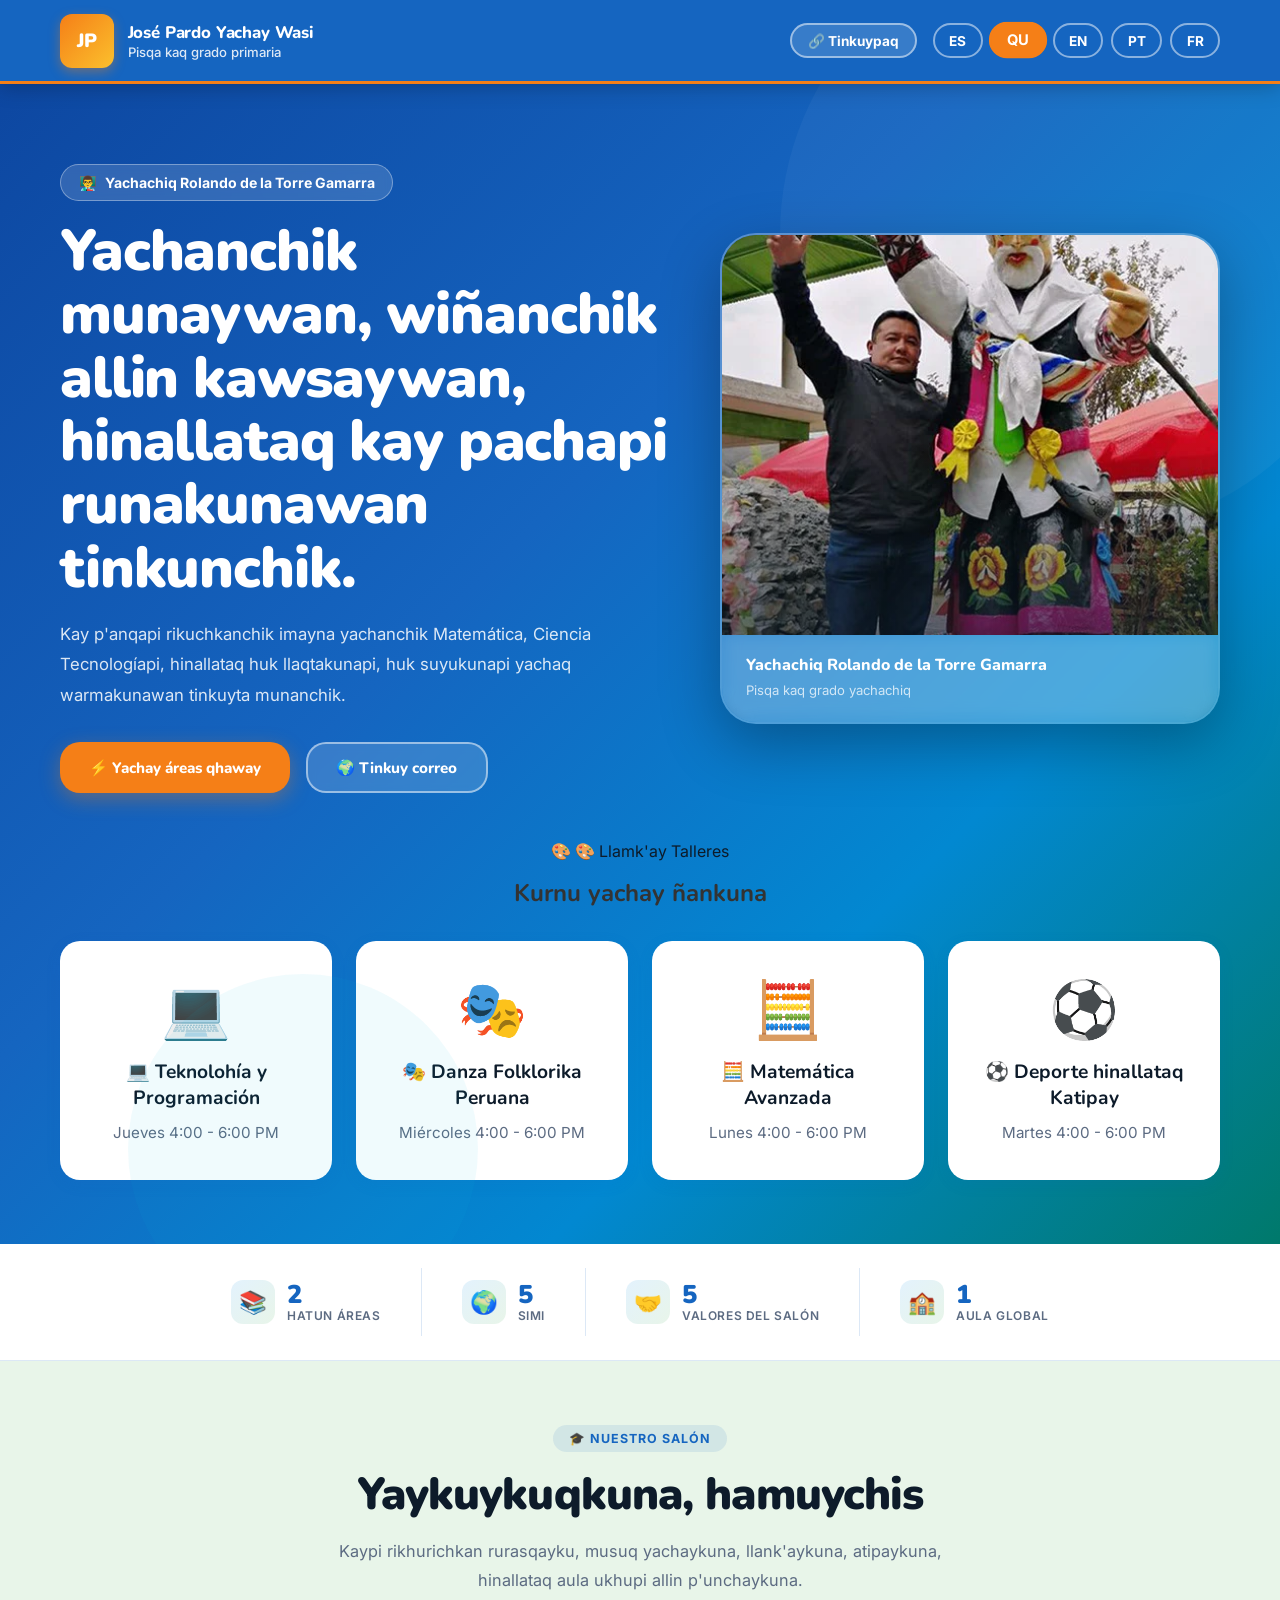
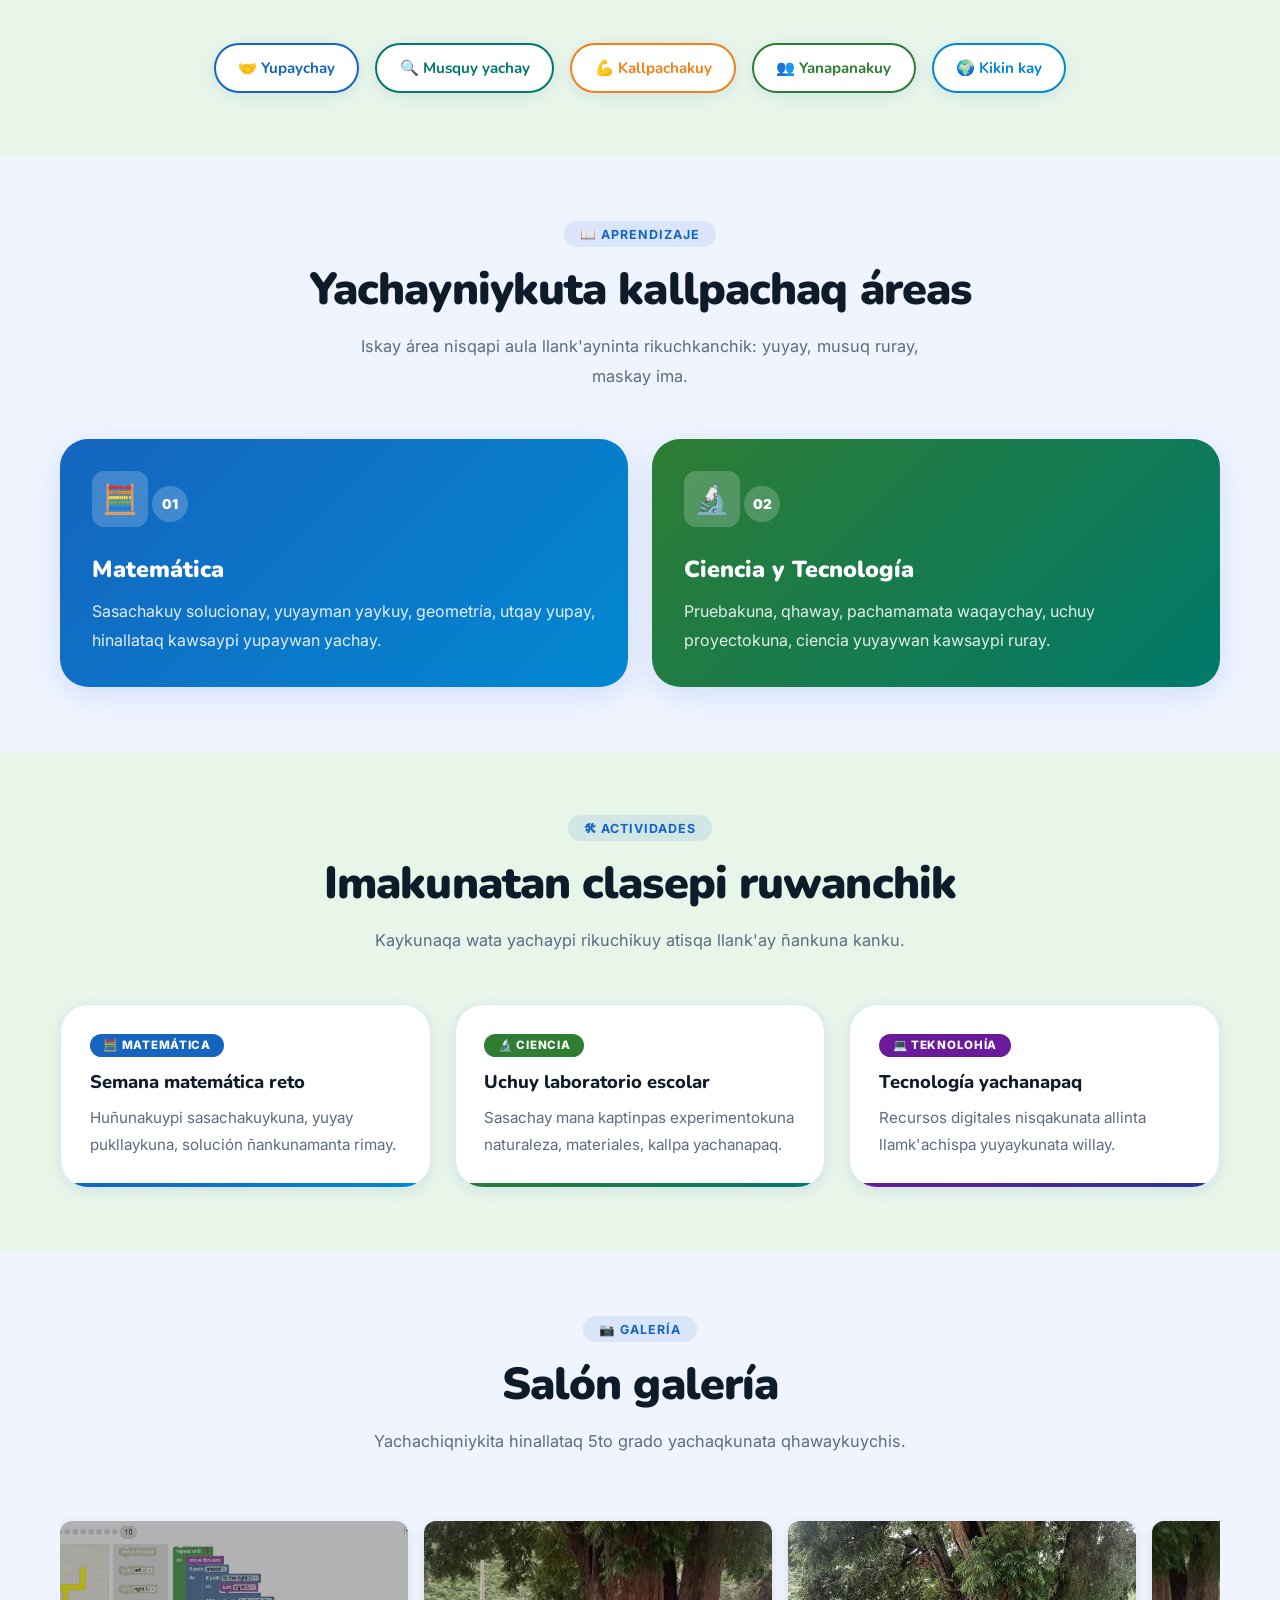
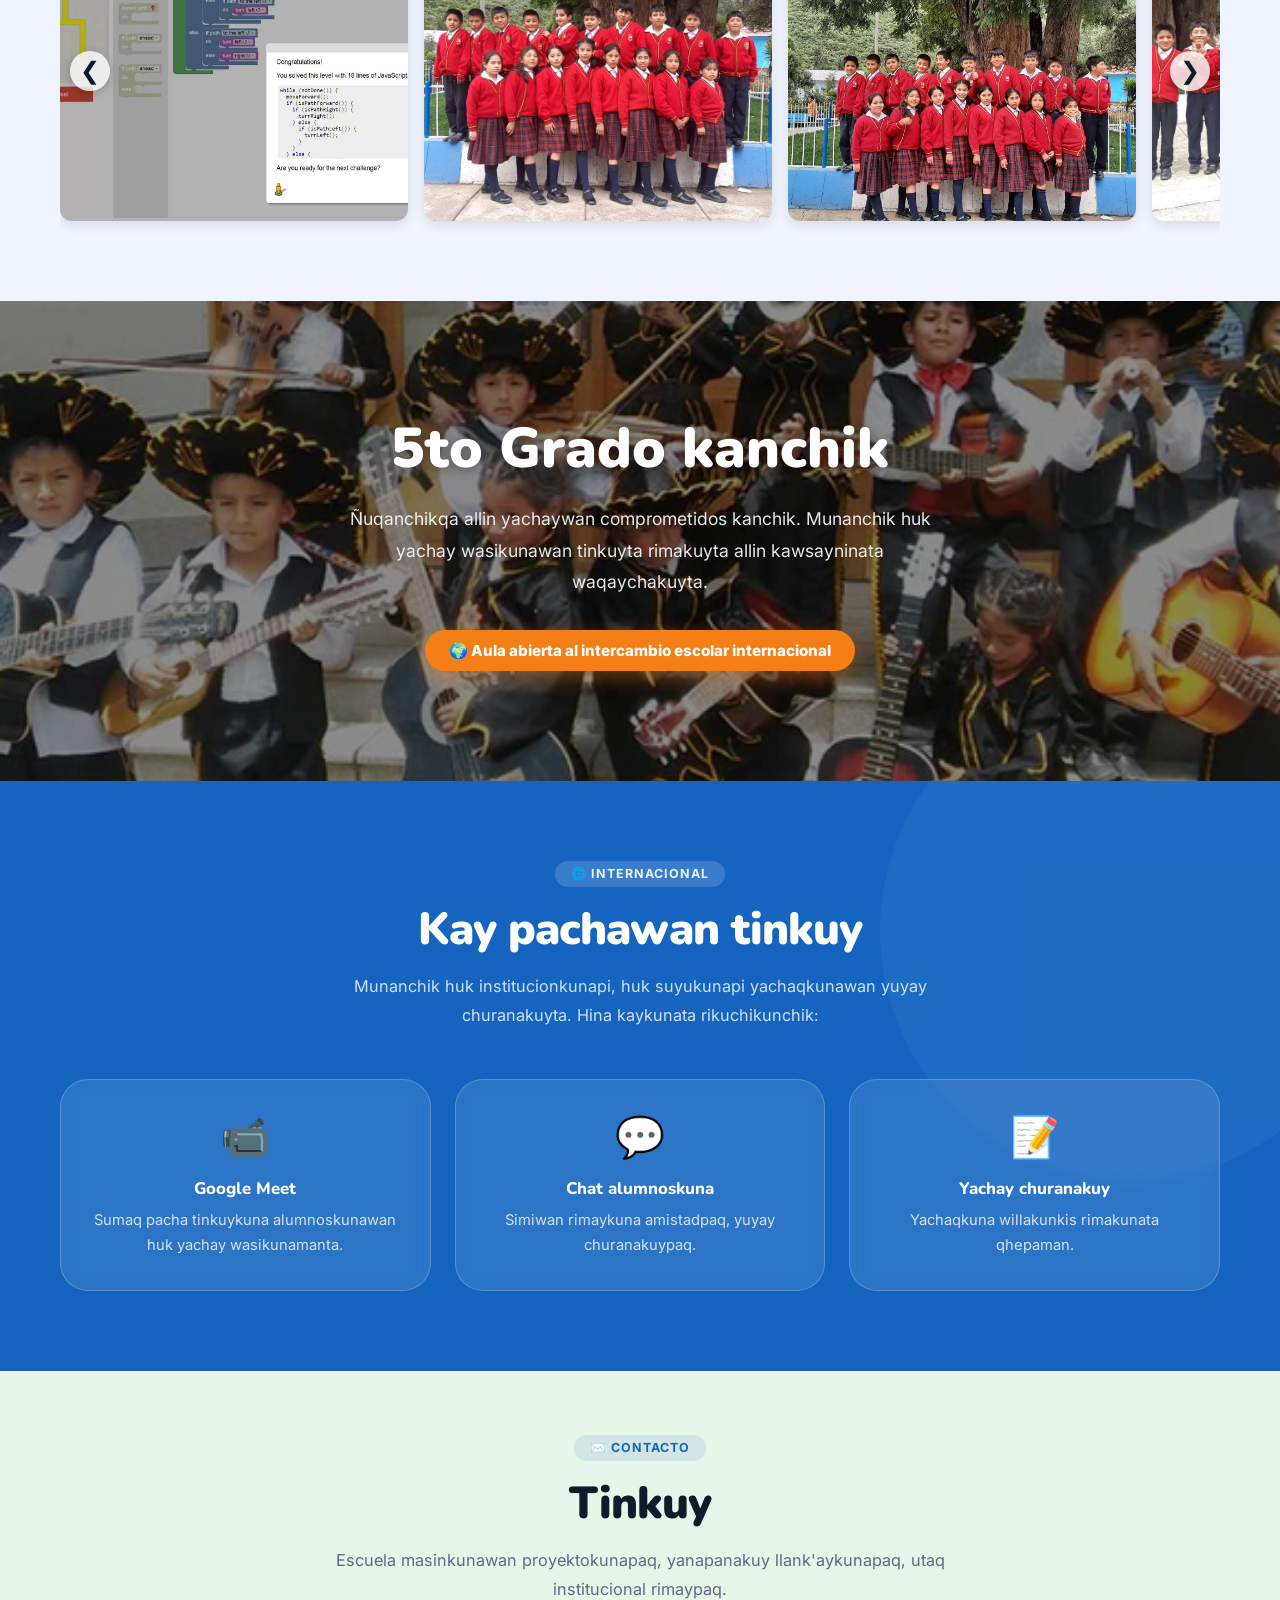
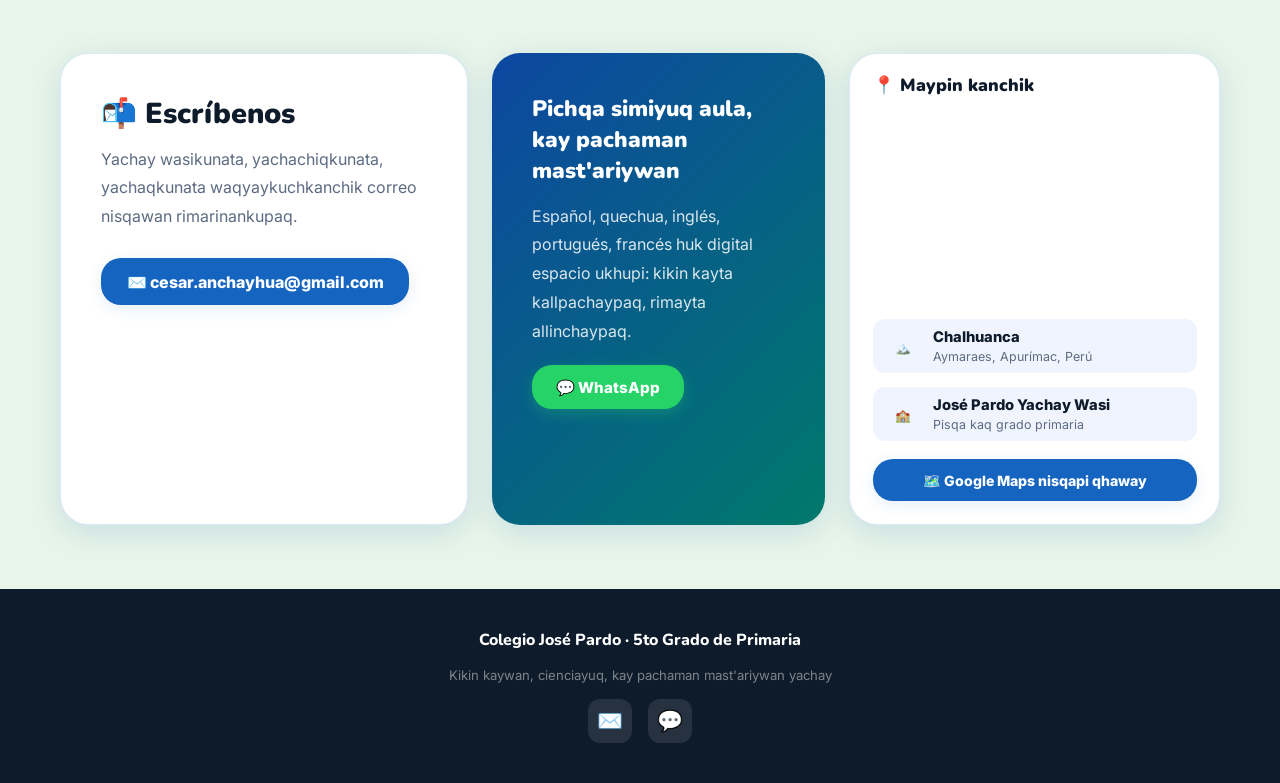
<file: index.html>
<!DOCTYPE html>
<html lang="es">

<head>
  <meta charset="UTF-8" />
  <meta name="viewport" content="width=device-width, initial-scale=1.0" />
  <meta name="description"
    content="Página web del 5to grado de primaria del Colegio José Pardo – Aprendizaje con identidad, ciencia y proyección global." />
  <title>5to Grado – Colegio José Pardo</title>
  <link rel="preconnect" href="https://fonts.googleapis.com">
  <link rel="preconnect" href="https://fonts.gstatic.com" crossorigin>
  <link
    href="https://fonts.googleapis.com/css2?family=Nunito:wght@400;600;700;800;900&family=Inter:wght@400;500;600;700&display=swap"
    rel="stylesheet">
  <link rel="stylesheet" href="css/style.css" />
</head>

<body>

  <!-- ====== HEADER ====== -->
  <header class="site-header">
    <div class="container nav">
      <div class="brand">
        <div class="brand-mark">JP</div>
        <div>
          <h1 id="schoolName">Colegio José Pardo</h1>
          <p id="gradeLevel">5to grado de primaria</p>
        </div>
      </div>
      <div class="header-controls">
        <div class="dropdown">
          <button class="dropdown-btn" id="linksMenuBtn">🔗 Enlaces</button>
          <div class="dropdown-content">
            <a href="https://club-steam-chalhuanca.vercel.app/" target="_blank" rel="noopener" id="linkSteam">Club Robótica STEAM</a>
            <a href="https://josepardochalhuanca.com/" target="_blank" rel="noopener" id="linkSchool">Sitio Institucional</a>
            <a href="https://www.peru.travel/es" target="_blank" rel="noopener" id="linkPeru">Conoce el Perú</a>
          </div>
        </div>
        <div class="language-switcher" aria-label="Selector de idioma">
          <button class="lang-btn" data-lang="es">ES</button>
          <button class="lang-btn active" data-lang="qu">QU</button>
          <button class="lang-btn" data-lang="en">EN</button>
          <button class="lang-btn" data-lang="pt">PT</button>
          <button class="lang-btn" data-lang="fr">FR</button>
        </div>
      </div>
    </div>
  </header>

  <main>

    <!-- ====== HERO con foto del PROFESOR ====== -->
    <section class="hero">
      <div class="container hero-grid">

        <!-- Texto izquierda -->
        <div class="hero-text">
          <div class="pill" id="teacherName">Profesor Rolando de la Torre Gamarra</div>
          <h2 id="heroTitle">
            Aprendemos con <span class="hero-highlight">curiosidad</span>,<br>
            crecemos con <span class="hero-highlight">valores</span><br>
            y nos conectamos con el mundo.
          </h2>
          <p id="heroDescription">
            Este espacio presenta los proyectos, actividades y experiencias de aprendizaje de nuestro salón en
            Matemáticas, Ciencia y Tecnología. También abre una puerta para conectar con estudiantes de otras
            instituciones del Perú y del mundo.
          </p>
          <div class="hero-actions">
            <a href="#areas" class="btn btn-primary" id="btnExplore">⚡ Explorar áreas</a>
            <a href="#contacto" class="btn btn-secondary" id="btnContact">🌍 Contacto internacional</a>
          </div>
        </div>

        <!-- Foto del profesor -->
        <div>
          <figure class="hero-teacher-card" style="margin:0;">
            <div class="gallery-card-img-wrap">
              <img src="fotos/profesor.png" alt="Profesor Rolando de la Torre Gamarra" />
              <div class="gallery-card-overlay"></div>
            </div>
            <div class="hero-teacher-info">
              <h3 id="teacherCardName">Profesor Rolando de la Torre Gamarra</h3>
              <p id="welcomeLabel">Docente de 5to grado de primaria</p>
            </div>
          </figure>
        </div>

      </div>

      <!-- ====== TALLERES SECTION ====== -->
      <div class="container" style="margin-top: 3rem;">
        <div style="text-align: center; margin-bottom: 2rem;">
          <span class="tag">🎨 <span id="workshopsTitle">Talleres Especiales</span></span>
          <h3 id="workshopsMainTitle" style="font-size: 1.5rem; margin: 1rem 0; color: #333;">Actividades
            extracurriculares</h3>
        </div>
        <div class="workshops-cards" id="workshopsCardsContainer"></div>
      </div>

    </section>

    <!-- ====== STATS STRIP ====== -->
    <div class="stats-strip">
      <div class="container">
        <div class="stats-row">
          <div class="stat-item">
            <div class="stat-icon">📚</div>
            <div>
              <span class="stat-num">2</span>
              <span class="stat-lbl" id="areasLabel">Áreas clave</span>
            </div>
          </div>
          <div class="stat-item">
            <div class="stat-icon">🌍</div>
            <div>
              <span class="stat-num">5</span>
              <span class="stat-lbl" id="languagesLabel">Idiomas</span>
            </div>
          </div>
          <div class="stat-item">
            <div class="stat-icon">🤝</div>
            <div>
              <span class="stat-num">5</span>
              <span class="stat-lbl">Valores del salón</span>
            </div>
          </div>
          <div class="stat-item">
            <div class="stat-icon">🏫</div>
            <div>
              <span class="stat-num">1</span>
              <span class="stat-lbl">Aula global</span>
            </div>
          </div>
        </div>
      </div>
    </div>

    <!-- ====== BIENVENIDA + VALORES ====== -->
    <section class="section intro section-alt">
      <div class="container">
        <div class="section-heading">
          <span class="tag">🎓 Nuestro salón</span>
          <h2 id="welcomeTitle">Bienvenidos a nuestro salón</h2>
          <p id="welcomeText">
            Aquí compartimos trabajos, experimentos, retos, logros y momentos importantes del aula. La meta es mostrar
            cómo aprendemos, cómo pensamos y cómo colaboramos.
          </p>
        </div>
        <div class="values-grid" id="valuesGrid"></div>
      </div>
    </section>

    <!-- ====== ÁREAS DE APRENDIZAJE ====== -->
    <section class="section" id="areas">
      <div class="container">
        <div class="section-heading">
          <span class="tag">📖 Aprendizaje</span>
          <h2 id="subjectsTitle">Áreas que impulsan nuestro aprendizaje</h2>
          <p id="subjectsSubtitle">Mostramos el trabajo del aula en dos áreas fundamentales para el pensamiento, la
            creatividad y la exploración.</p>
        </div>
        <div class="subject-grid">
          <article class="subject-card">
            <div class="subject-icon">🧮</div>
            <span class="subject-number">01</span>
            <h3 id="mathTitle">Matemáticas</h3>
            <p id="mathDesc">Resolución de problemas, razonamiento lógico, geometría, cálculo mental y actividades
              prácticas para comprender el mundo con números.</p>
          </article>
          <article class="subject-card">
            <div class="subject-icon">🔬</div>
            <span class="subject-number">02</span>
            <h3 id="scienceTitle">Ciencia y Tecnología</h3>
            <p id="scienceDesc">Experimentos, observación, cuidado del ambiente, pequeños proyectos tecnológicos y
              curiosidad científica aplicada a la vida diaria.</p>
          </article>
        </div>
      </div>
    </section>

    <!-- ====== PROYECTOS ====== -->
    <section class="section section-alt">
      <div class="container">
        <div class="section-heading">
          <span class="tag">🛠 Actividades</span>
          <h2 id="projectsTitle">Lo que hacemos en clase</h2>
          <p id="projectsSubtitle">Estas son algunas líneas de trabajo que pueden destacarse durante el año escolar.</p>
        </div>
        <div class="projects-grid" id="projectsGrid"></div>
      </div>
    </section>

    <!-- ====== GALERÍA DEL SALÓN — fotos reales ====== -->
    <section class="section gallery-section">
      <div class="container">
        <div class="section-heading">
          <span class="tag">📷 Galería</span>
          <h2 id="galleryTitle">Galería del salón</h2>
          <p id="galleryNote">Conoce a nuestro profesor y a los estudiantes del 5to grado del Colegio José Pardo.</p>
        </div>
        <div class="gallery-carousel-wrapper">
          <button class="carousel-btn prev-btn" id="galleryPrev" aria-label="Anterior">&#10094;</button>
          <div class="gallery-carousel" id="galleryCarousel">
            <!-- Images will be injected here by JS -->
          </div>
          <button class="carousel-btn next-btn" id="galleryNext" aria-label="Siguiente">&#10095;</button>
        </div>
      </div>
    </section>

    <!-- ====== FOTO GRUPO — SECCIÓN INMERSIVA ====== -->
    <section class="group-section">
      <div class="group-bg">
        <img src="fotos/grupo.png" alt="Grupo del 5to grado Colegio José Pardo" />
      </div>
      <div class="group-content container">
        <h2 id="groupSectionTitle">Somos el 5to grado</h2>
        <p id="groupSectionText">Un aula comprometida con el aprendizaje de calidad. Nos encanta colaborar con otras
          escuelas del mundo para intercambiar experiencias y crecer juntos.</p>
        <span class="group-badge">🌍 Aula abierta al intercambio escolar internacional</span>
      </div>
    </section>

    <!-- ====== CONEXIÓN GLOBAL ====== -->
    <section class="global-section" id="global">
      <div class="container">
        <div class="section-heading">
          <span class="tag">🌐 Internacional</span>
          <h2 id="globalTitle">Conexión con el mundo</h2>
          <p id="globalText">Queremos compartir experiencias con estudiantes de otras instituciones y países,
            intercambiar ideas, mostrar nuestra cultura y aprender de otras realidades educativas.</p>
        </div>
        <div class="global-grid" id="globalGrid"></div>
      </div>
    </section>

    <!-- ====== CONTACTO ====== -->
    <section class="section contact-section" id="contacto">
      <div class="container">
        <div class="section-heading">
          <span class="tag">✉️ Contacto</span>
          <h2 id="contactTitle">Contáctanos</h2>
          <p id="contactText">Para proyectos de intercambio escolar, actividades colaborativas o comunicación
            institucional.</p>
        </div>
        <div class="contact-grid contact-grid-3">
          <div class="contact-card">
            <h2>📬 Escríbenos</h2>
            <p id="contactInvite">Invitamos a escuelas, docentes y estudiantes a contactarnos para iniciativas
              educativas, presentaciones del aula y actividades de intercambio internacional.</p>
            <a class="email-link" href="mailto:cesar.anchayhua@gmail.com">✉️ cesar.anchayhua@gmail.com</a>
          </div>

          <div class="contact-card highlight">
            <h3 id="highlightTitle">Aula multilingüe con proyección global</h3>
            <p id="highlightText">Español, quechua e inglés en un mismo espacio digital para fortalecer identidad,
              comunicación y apertura internacional.</p>
            <a href="https://wa.me/51902749344" class="whatsapp-btn" target="_blank" rel="noopener">
              💬 WhatsApp
            </a>
          </div>

          <!-- ====== UBICACIÓN con Google Maps ====== -->
          <div class="contact-card location-card">
            <h3 id="locationTitle">📍 Dónde nos encontramos</h3>
            <div class="location-map-wrap">
              <iframe title="Chalhuanca, Aymaraes, Apurímac – Mapa"
                src="https://maps.google.com/maps?q=Chalhuanca,Aymaraes,Apurimac,Peru&output=embed&z=14" width="100%"
                height="200" style="border:0; border-radius: 12px;" allowfullscreen="" loading="lazy"
                referrerpolicy="no-referrer-when-downgrade">
              </iframe>
            </div>
            <div class="location-info">
              <div class="location-row">
                <span class="location-icon">🏔️</span>
                <div>
                  <strong id="locationCity">Chalhuanca</strong>
                  <span id="locationRegion">Aymaraes, Apurímac, Perú</span>
                </div>
              </div>
              <div class="location-row">
                <span class="location-icon">🏫</span>
                <div>
                  <strong id="locationSchool">Colegio José Pardo</strong>
                  <span id="locationGrade">5to Grado de Primaria</span>
                </div>
              </div>
              <a href="https://maps.google.com/?q=Chalhuanca,Aymaraes,Apurimac,Peru" class="maps-btn" target="_blank"
                rel="noopener" id="locationMapBtn">
                🗺️ Abrir en Google Maps
              </a>
            </div>
          </div>

        </div>
      </div>
    </section>

  </main>

  <!-- ====== FOOTER ====== -->
  <footer class="site-footer">
    <div class="container footer-inner">
      <div class="footer-brand">Colegio José Pardo · 5to Grado de Primaria</div>
      <p class="footer-sub" id="footerText">Educación con identidad, ciencia y proyección global</p>
      <div class="footer-icons">
        <a href="mailto:cesar.anchayhua@gmail.com" class="footer-icon-link" title="Correo electrónico"
          aria-label="Email">✉️</a>
        <a href="https://wa.me/51902749344" class="footer-icon-link" title="WhatsApp" aria-label="WhatsApp"
          target="_blank" rel="noopener">💬</a>
      </div>
    </div>
  </footer>

  <script src="js/main.js"></script>
</body>

</html>
</file>
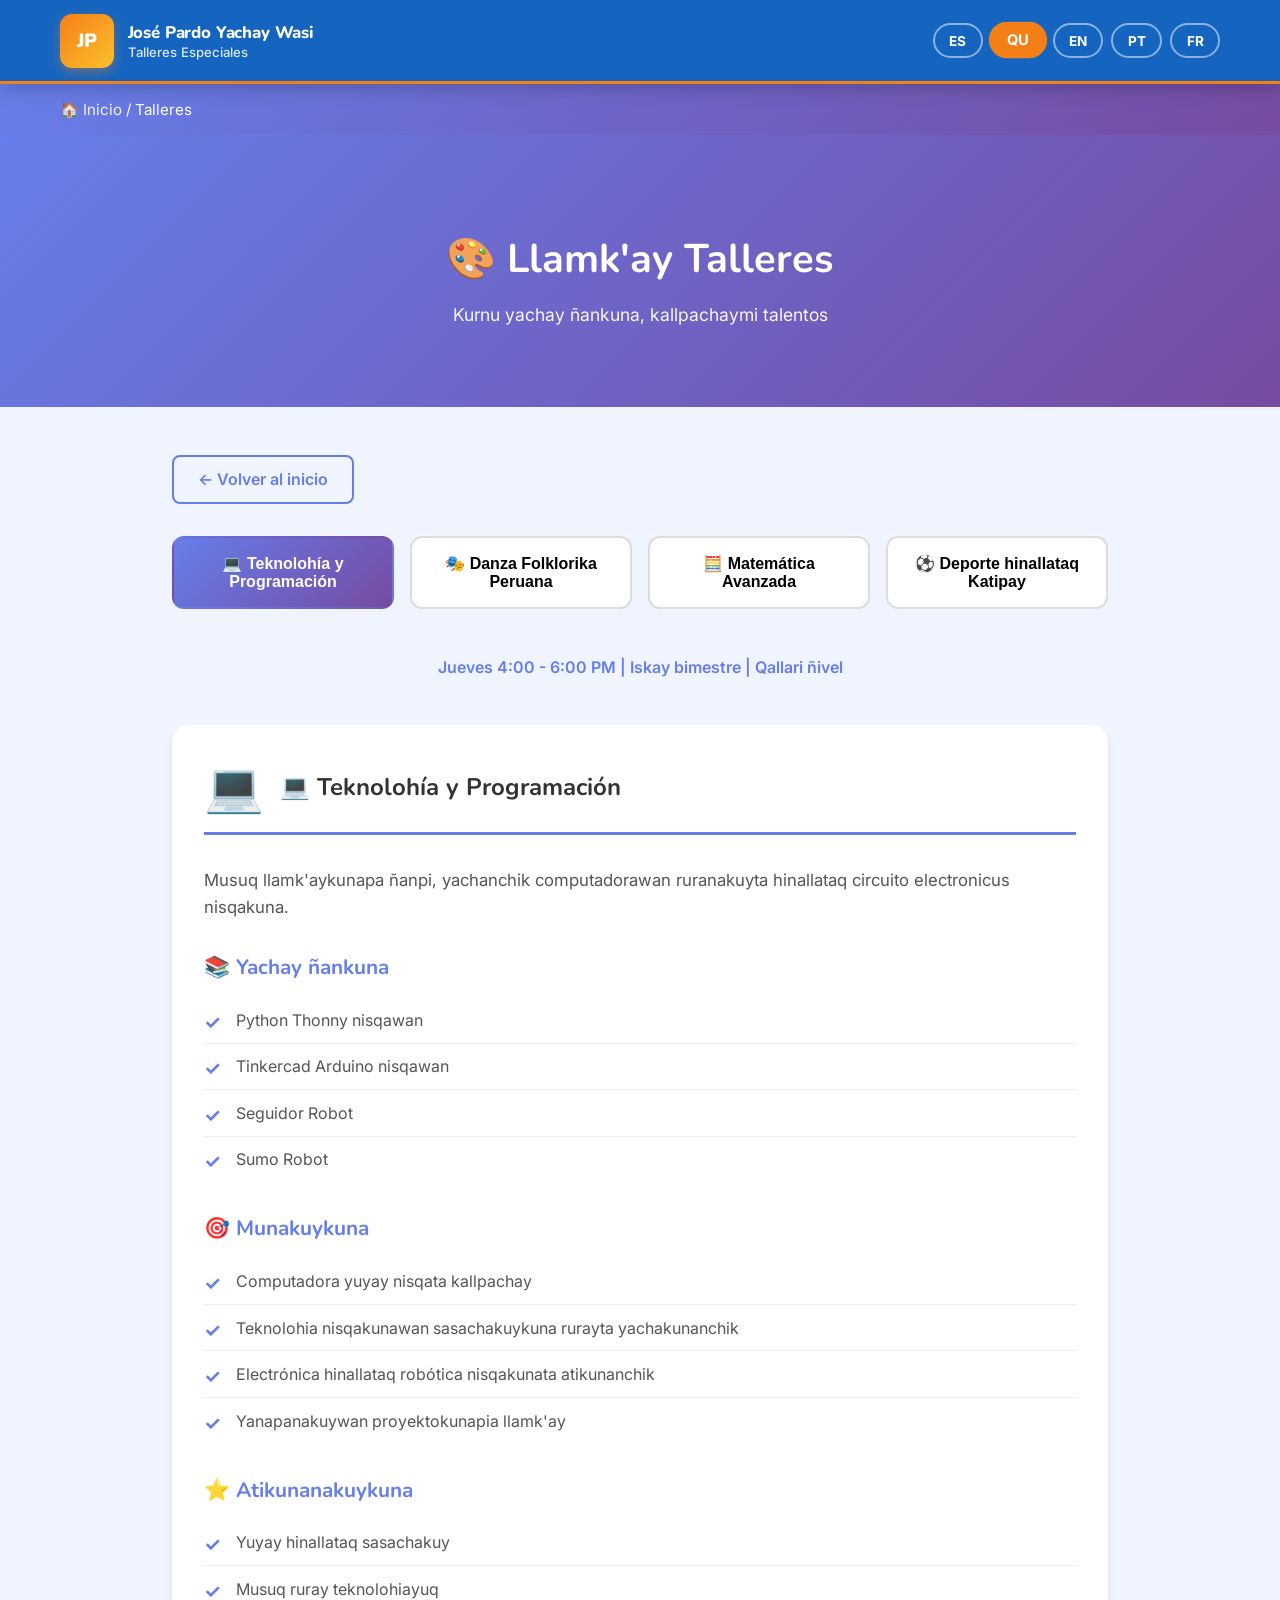
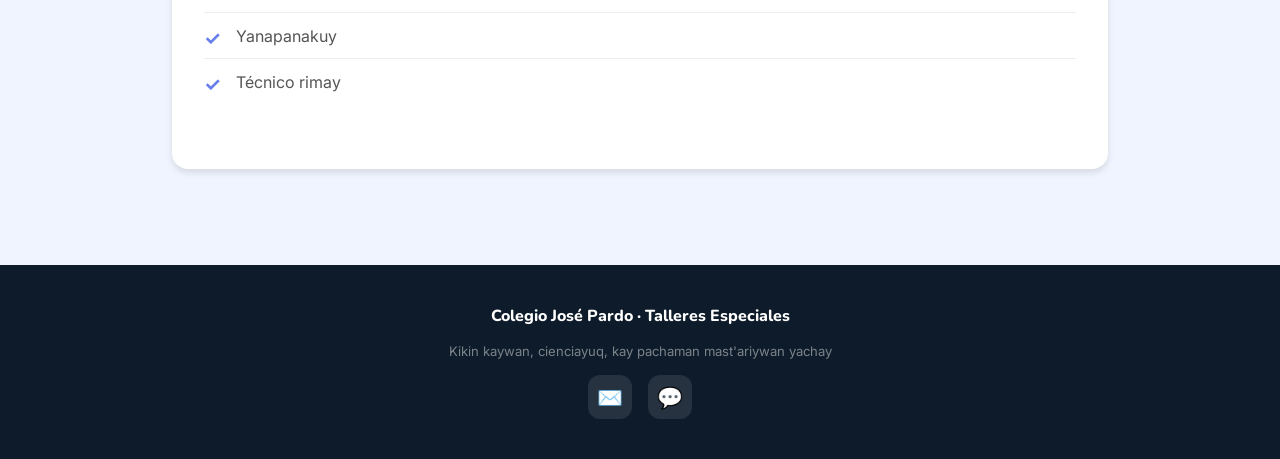
<file: workshops.html>
<!DOCTYPE html>
<html lang="es">
<head>
  <meta charset="UTF-8" />
  <meta name="viewport" content="width=device-width, initial-scale=1.0" />
  <meta name="description" content="Talleres especiales del 5to grado de primaria del Colegio José Pardo" />
  <title>Talleres Especiales – Colegio José Pardo</title>
  <link rel="preconnect" href="https://fonts.googleapis.com">
  <link rel="preconnect" href="https://fonts.gstatic.com" crossorigin>
  <link href="https://fonts.googleapis.com/css2?family=Nunito:wght@400;600;700;800;900&family=Inter:wght@400;500;600;700&display=swap" rel="stylesheet">
  <link rel="stylesheet" href="css/style.css" />
  <style>
    .breadcrumb {
      background: linear-gradient(135deg, #667eea 0%, #764ba2 100%);
      color: white;
      padding: 1rem;
      font-size: 0.95rem;
    }
    .breadcrumb a {
      color: rgba(255,255,255,0.9);
      text-decoration: none;
    }
    .breadcrumb a:hover {
      text-decoration: underline;
    }

    .workshops-hero {
      background: linear-gradient(135deg, #667eea 0%, #764ba2 100%);
      color: white;
      padding: 4rem 2rem;
      text-align: center;
    }
    .workshops-hero h1 {
      font-size: 2.5rem;
      margin-bottom: 0.5rem;
    }
    .workshops-hero p {
      font-size: 1.1rem;
      opacity: 0.95;
    }

    .workshops-container {
      max-width: 1000px;
      margin: 0 auto;
      padding: 3rem 2rem;
    }

    .tabs-wrapper {
      margin-bottom: 3rem;
    }

    .tabs-nav {
      display: grid;
      grid-template-columns: repeat(auto-fit, minmax(180px, 1fr));
      gap: 1rem;
      margin-bottom: 2rem;
    }

    .tab-btn {
      padding: 1rem;
      border: 2px solid #ddd;
      background: white;
      border-radius: 12px;
      cursor: pointer;
      font-size: 1rem;
      font-weight: 600;
      transition: all 0.3s ease;
      text-align: center;
    }

    .tab-btn:hover {
      border-color: #667eea;
      color: #667eea;
    }

    .tab-btn.active {
      background: linear-gradient(135deg, #667eea 0%, #764ba2 100%);
      color: white;
      border-color: transparent;
    }

    .tab-content {
      background: white;
      border-radius: 16px;
      padding: 2rem;
      box-shadow: 0 4px 6px rgba(0,0,0,0.1);
      animation: fadeIn 0.3s ease;
    }

    @keyframes fadeIn {
      from { opacity: 0; transform: translateY(10px); }
      to { opacity: 1; transform: translateY(0); }
    }

    .workshop-header {
      display: flex;
      align-items: center;
      gap: 1rem;
      margin-bottom: 2rem;
      padding-bottom: 1rem;
      border-bottom: 3px solid #667eea;
    }

    .workshop-icon {
      font-size: 3rem;
    }

    .workshop-header h2 {
      margin: 0;
      color: #333;
    }

    .workshop-description {
      font-size: 1.05rem;
      color: #555;
      line-height: 1.6;
      margin-bottom: 2rem;
    }

    .workshop-schedule {
      background: #f0f4ff;
      padding: 1rem;
      border-radius: 8px;
      margin-bottom: 2rem;
      text-align: center;
      font-weight: 600;
      color: #667eea;
    }

    .workshop-section {
      margin-bottom: 2rem;
    }

    .workshop-section h3 {
      color: #667eea;
      font-size: 1.3rem;
      margin-bottom: 1rem;
      display: flex;
      align-items: center;
      gap: 0.5rem;
    }

    .workshop-list {
      list-style: none;
      padding: 0;
    }

    .workshop-list li {
      padding: 0.8rem 0 0.8rem 2rem;
      border-bottom: 1px solid #eee;
      position: relative;
      color: #555;
    }

    .workshop-list li:last-child {
      border-bottom: none;
    }

    .workshop-list li:before {
      content: "✓";
      position: absolute;
      left: 0;
      color: #667eea;
      font-weight: bold;
      font-size: 1.2rem;
    }

    .back-button {
      display: inline-flex;
      align-items: center;
      gap: 0.5rem;
      margin-bottom: 2rem;
      padding: 0.8rem 1.5rem;
      background: #f0f4ff;
      border: 2px solid #667eea;
      color: #667eea;
      border-radius: 8px;
      text-decoration: none;
      font-weight: 600;
      transition: all 0.3s ease;
    }

    .back-button:hover {
      background: #667eea;
      color: white;
    }

    @media (max-width: 768px) {
      .workshops-hero h1 {
        font-size: 2rem;
      }
      .tabs-nav {
        grid-template-columns: 1fr;
      }
    }
  </style>
</head>
<body>

  <!-- ====== HEADER ====== -->
  <header class="site-header">
    <div class="container nav">
      <div class="brand">
        <div class="brand-mark">JP</div>
        <div>
          <h1 id="schoolName">Colegio José Pardo</h1>
          <p id="workshopsLabel">Talleres Especiales</p>
        </div>
      </div>
      <div class="language-switcher" aria-label="Selector de idioma">
        <button class="lang-btn" data-lang="es">ES</button>
        <button class="lang-btn active" data-lang="qu">QU</button>
        <button class="lang-btn" data-lang="en">EN</button>
        <button class="lang-btn" data-lang="pt">PT</button>
        <button class="lang-btn" data-lang="fr">FR</button>
      </div>
    </div>
  </header>

  <main>
    <!-- ====== BREADCRUMB ====== -->
    <div class="breadcrumb">
      <div class="container">
        <a href="index.html" id="breadcrumbHome">🏠 Inicio</a> / <span id="breadcrumbWorkshops">Talleres</span>
      </div>
    </div>

    <!-- ====== HERO ====== -->
    <section class="workshops-hero">
      <h1 id="workshopsTitle">🎨 Talleres Especiales</h1>
      <p id="workshopsSubtitle">Actividades extracurriculares para potenciar habilidades y pasiones</p>
    </section>

    <!-- ====== TALLERES CONTENT ====== -->
    <div class="workshops-container">
      <a href="index.html" class="back-button" id="backButton">← Volver al inicio</a>

      <div class="tabs-wrapper">
        <!-- Tabs Navigation -->
        <div class="tabs-nav" id="tabsNav"></div>

        <!-- Tab Content -->
        <div class="workshop-schedule" id="workshopSchedule">Dos bimestres | Nivel Principiante</div>
        <div class="tab-content" id="tabContent"></div>
      </div>
    </div>

  </main>

  <!-- ====== FOOTER ====== -->
  <footer class="site-footer">
    <div class="container footer-inner">
      <div class="footer-brand">Colegio José Pardo · Talleres Especiales</div>
      <p class="footer-sub" id="footerText">Educación con identidad, ciencia y proyección global</p>
      <div class="footer-icons">
        <a href="mailto:cesar.anchayhua@gmail.com" class="footer-icon-link" title="Correo electrónico" aria-label="Email">✉️</a>
        <a href="https://wa.me/51902749344" class="footer-icon-link" title="WhatsApp" aria-label="WhatsApp" target="_blank" rel="noopener">💬</a>
      </div>
    </div>
  </footer>

  <script src="js/main.js"></script>
  <script>
    /* ---- Workshops Tab System ---- */
    let currentWorkshop = 'programming';

    function renderWorkshopTabs() {
      const t = content[currentLanguage || 'es'];
      const tabsNav = document.getElementById('tabsNav');

      tabsNav.innerHTML = t.workshops.map(workshop => `
        <button class="tab-btn ${workshop.id === currentWorkshop ? 'active' : ''}" data-workshop="${workshop.id}">
          ${workshop.icon} ${workshop.title.split(' ').slice(1).join(' ')}
        </button>
      `).join('');

      document.querySelectorAll('.tab-btn').forEach(btn => {
        btn.addEventListener('click', () => {
          currentWorkshop = btn.dataset.workshop;
          renderWorkshopTabs();
          renderWorkshopContent();
        });
      });
    }

    function renderWorkshopContent() {
      const t = content[currentLanguage || 'es'];
      const workshop = t.workshops.find(w => w.id === currentWorkshop);

      if (!workshop) return;

      const tabContent = document.getElementById('tabContent');
      const scheduleText = document.getElementById('workshopSchedule');

      // Update schedule with specific workshop time
      const scheduleLabel = currentLanguage === 'es' ? 'Dos bimestres | Nivel Principiante' :
                           currentLanguage === 'qu' ? 'Iskay bimestre | Qallari ñivel' :
                           currentLanguage === 'en' ? 'Two terms | Beginner Level' :
                           currentLanguage === 'pt' ? 'Dois bimestres | Nível Principiante' :
                           'Deux bimestres | Niveau Débutant';
      scheduleText.textContent = workshop.schedule + ' | ' + scheduleLabel;

      tabContent.innerHTML = `
        <div class="workshop-header">
          <div class="workshop-icon">${workshop.icon}</div>
          <h2>${workshop.title}</h2>
        </div>

        <p class="workshop-description">${workshop.description}</p>

        <div class="workshop-section">
          <h3>📚 ${currentLanguage === 'es' ? 'Contenidos' : currentLanguage === 'qu' ? 'Yachay ñankuna' : currentLanguage === 'pt' ? 'Conteúdos' : currentLanguage === 'fr' ? 'Contenus' : 'Topics'}</h3>
          <ul class="workshop-list">
            ${workshop.topics.map(topic => `<li>${topic}</li>`).join('')}
          </ul>
        </div>

        <div class="workshop-section">
          <h3>🎯 ${currentLanguage === 'es' ? 'Objetivos' : currentLanguage === 'qu' ? 'Munakuykuna' : currentLanguage === 'pt' ? 'Objetivos' : currentLanguage === 'fr' ? 'Objectifs' : 'Objectives'}</h3>
          <ul class="workshop-list">
            ${workshop.objectives.map(obj => `<li>${obj}</li>`).join('')}
          </ul>
        </div>

        <div class="workshop-section">
          <h3>⭐ ${currentLanguage === 'es' ? 'Competencias a Formar' : currentLanguage === 'qu' ? 'Atikunanakuykuna' : currentLanguage === 'pt' ? 'Competências' : currentLanguage === 'fr' ? 'Compétences' : 'Competencies'}</h3>
          <ul class="workshop-list">
            ${workshop.competencies.map(comp => `<li>${comp}</li>`).join('')}
          </ul>
        </div>
      `;
    }

    // Override applyLanguage for workshops page
    const originalApplyLanguage = applyLanguage;
    applyLanguage = function(lang) {
      currentLanguage = lang;
      originalApplyLanguage.call(this, lang);

      // Update workshops-specific content
      const t = content[lang];
      document.getElementById('workshopsLabel').textContent =
        lang === 'es' ? 'Talleres Especiales' :
        lang === 'qu' ? 'Llamk\'ay Talleres' :
        lang === 'en' ? 'Special Workshops' :
        lang === 'pt' ? 'Oficinas Especiais' :
        'Ateliers Spécialisés';

      document.getElementById('workshopsTitle').textContent = t.workshopsTitle;
      document.getElementById('workshopsSubtitle').textContent = t.workshopsSubtitle;
      document.getElementById('workshopSchedule').textContent = t.workshopSchedule;
      document.getElementById('breadcrumbHome').textContent =
        lang === 'es' ? '🏠 Inicio' :
        lang === 'qu' ? '🏠 Qallari' :
        lang === 'en' ? '🏠 Home' :
        lang === 'pt' ? '🏠 Início' :
        '🏠 Accueil';

      document.getElementById('breadcrumbWorkshops').textContent = t.workshopsTitle.split(' ').slice(1).join(' ');
      document.getElementById('backButton').textContent =
        lang === 'es' ? '← Volver al inicio' :
        lang === 'qu' ? '← Qallariman kutiy' :
        lang === 'en' ? '← Back to home' :
        lang === 'pt' ? '← Voltar ao início' :
        '← Retour à l\'accueil';

      renderWorkshopTabs();
      renderWorkshopContent();
    };

    // Init workshops
    let currentLanguage = 'qu';
    document.addEventListener('DOMContentLoaded', () => {
      // Check if a workshop was selected from home page
      const activeWorkshop = sessionStorage.getItem('activeWorkshop');
      if (activeWorkshop) {
        currentWorkshop = activeWorkshop;
        sessionStorage.removeItem('activeWorkshop');
      }
      renderWorkshopTabs();
      renderWorkshopContent();
    });
  </script>
</body>
</html>
</file>
<file: css/style.css>
/* ============================================================
   COLEGIO JOSÉ PARDO — 5TO PRIMARIA
   Colorimetría educativa: azul sapphire (confianza, conocimiento),
   verde esmeralda (crecimiento, aprendizaje), dorado ámbar (creatividad)
   ============================================================ */

@import url('https://fonts.googleapis.com/css2?family=Nunito:wght@400;600;700;800;900&family=Inter:wght@400;500;600;700&display=swap');

:root {
  /* Colores principales - Paleta educativa */
  --edu-blue:    #1565C0;   /* Azul profundo - confianza, conocimiento */
  --edu-blue-lt: #1976D2;   /* Azul medio */
  --edu-teal:    #00796B;   /* Verde azulado - crecimiento */
  --edu-green:   #2E7D32;   /* Verde - aprendizaje, naturaleza */
  --edu-amber:   #F57F17;   /* Ámbar - creatividad, energía */
  --edu-yellow:  #FBC02D;   /* Amarillo - alegría, curiosidad */
  --edu-sky:     #0288D1;   /* Celeste - apertura, globalidad */

  /* Neutros */
  --bg-light:    #F0F4FF;
  --bg-section:  #E8F5E9;
  --white:       #FFFFFF;
  --text:        #0D1B2A;
  --text-mid:    #2C3E5A;
  --text-soft:   #5C6B82;
  --border:      rgba(21, 101, 192, 0.15);

  /* Gradientes */
  --grad-hero:   linear-gradient(135deg, #0D47A1 0%, #1565C0 40%, #0288D1 70%, #00796B 100%);
  --grad-card:   linear-gradient(135deg, #E3F2FD, #E8F5E9);
  --grad-cta:    linear-gradient(135deg, #F57F17, #FBC02D);
  --grad-math:   linear-gradient(135deg, #1565C0, #0288D1);
  --grad-sci:    linear-gradient(135deg, #2E7D32, #00796B);
  --grad-tech:   linear-gradient(135deg, #6A1B9A, #283593);

  /* Somras */
  --shadow-sm:   0 4px 15px rgba(21, 101, 192, 0.10);
  --shadow-md:   0 8px 30px rgba(21, 101, 192, 0.15);
  --shadow-lg:   0 16px 50px rgba(21, 101, 192, 0.20);
  --shadow-glow: 0 0 30px rgba(21, 101, 192, 0.25);

  /* Tipografía */
  --font-head:   'Nunito', sans-serif;
  --font-body:   'Inter', sans-serif;

  /* Radios */
  --r-sm:  12px;
  --r-md:  20px;
  --r-lg:  28px;
  --r-xl:  36px;
}

/* ---- RESET & BASE ---- */
*, *::before, *::after { box-sizing: border-box; }
html { scroll-behavior: smooth; }
body {
  margin: 0;
  font-family: var(--font-body);
  background: var(--bg-light);
  color: var(--text);
  min-height: 100vh;
  overflow-x: hidden;
}
img { max-width: 100%; display: block; }
h1,h2,h3,h4 { font-family: var(--font-head); }

.container {
  width: min(1160px, calc(100% - 2rem));
  margin: 0 auto;
}

/* ======================================================
   HEADER / NAV
   ====================================================== */
.site-header {
  position: sticky;
  top: 0;
  z-index: 100;
  background: var(--edu-blue);
  box-shadow: 0 2px 20px rgba(0,0,0,0.25);
  border-bottom: 3px solid var(--edu-amber);
}

.nav {
  display: flex;
  justify-content: space-between;
  align-items: center;
  gap: 1rem;
  padding: 0.85rem 0;
}

.brand {
  display: flex;
  align-items: center;
  gap: 0.85rem;
}

.brand-mark {
  width: 54px;
  height: 54px;
  border-radius: var(--r-sm);
  display: grid;
  place-items: center;
  background: var(--grad-cta);
  font-family: var(--font-head);
  font-weight: 900;
  font-size: 1.2rem;
  color: var(--white);
  box-shadow: 0 4px 12px rgba(245,127,23,0.4);
  flex-shrink: 0;
}

.brand h1,
.brand p { margin: 0; color: var(--white); }

.brand h1 {
  font-size: 1.05rem;
  font-weight: 800;
  letter-spacing: -0.01em;
}

.brand p {
  font-size: 0.82rem;
  opacity: 0.85;
  font-weight: 500;
}

/* Selector de idioma */
.language-switcher { display: flex; gap: 0.5rem; }

.lang-btn {
  border: 2px solid rgba(255,255,255,0.5);
  background: transparent;
  color: #fff;
  border-radius: 999px;
  padding: 0.45rem 0.9rem;
  cursor: pointer;
  font-weight: 700;
  font-size: 0.85rem;
  transition: 0.25s ease;
  font-family: var(--font-body);
}

.lang-btn:hover,
.lang-btn.active {
  background: var(--edu-amber);
  border-color: var(--edu-amber);
  color: #fff;
  transform: scale(1.08);
}

/* Header Controls & Dropdown */
.header-controls {
  display: flex;
  align-items: center;
  gap: 1rem;
}

.dropdown {
  position: relative;
  display: inline-block;
}

.dropdown-btn {
  background: rgba(255, 255, 255, 0.15);
  color: #fff;
  border: 2px solid rgba(255, 255, 255, 0.5);
  padding: 0.45rem 1rem;
  border-radius: 999px;
  font-family: var(--font-body);
  font-weight: 700;
  font-size: 0.85rem;
  cursor: pointer;
  transition: background 0.3s, transform 0.3s, border-color 0.3s;
}

.dropdown-btn:hover {
  background: var(--edu-amber);
  border-color: var(--edu-amber);
  transform: scale(1.05);
}

.dropdown-content {
  display: none;
  position: absolute;
  top: 120%;
  right: 0;
  background-color: var(--white);
  min-width: 200px;
  border-radius: var(--r-sm);
  box-shadow: var(--shadow-lg);
  z-index: 200;
  overflow: hidden;
  animation: fadeInDown 0.3s ease forwards;
}

.dropdown:hover .dropdown-content {
  display: block;
}

.dropdown-content a {
  color: var(--text-mid);
  padding: 0.8rem 1.2rem;
  text-decoration: none;
  display: block;
  font-family: var(--font-body);
  font-size: 0.9rem;
  font-weight: 600;
  transition: background 0.2s, color 0.2s;
  border-bottom: 1px solid var(--border);
}
.dropdown-content a:last-child {
  border-bottom: none;
}

.dropdown-content a:hover {
  background-color: var(--bg-light);
  color: var(--edu-blue);
}

@keyframes fadeInDown {
  from { opacity: 0; transform: translateY(-10px); }
  to { opacity: 1; transform: translateY(0); }
}

/* ======================================================
   HERO — con foto del profesor a la derecha
   ====================================================== */
.hero {
  background: var(--grad-hero);
  padding: 5rem 0 4rem;
  position: relative;
  overflow: hidden;
}

/* Círculos decorativos de fondo */
.hero::before {
  content: '';
  position: absolute;
  width: 600px; height: 600px;
  border-radius: 50%;
  background: rgba(255,255,255,0.04);
  top: -150px; right: -100px;
  pointer-events: none;
}

.hero::after {
  content: '';
  position: absolute;
  width: 350px; height: 350px;
  border-radius: 50%;
  background: rgba(0,188,212,0.06);
  bottom: -80px; left: 10%;
  pointer-events: none;
}

.hero-grid {
  display: grid;
  grid-template-columns: 1.1fr 0.9fr;
  gap: 3rem;
  align-items: center;
  position: relative;
  z-index: 2;
}

/* Badge del profesor */
.pill {
  display: inline-flex;
  align-items: center;
  gap: 0.5rem;
  border-radius: 999px;
  padding: 0.55rem 1.1rem;
  background: rgba(255,255,255,0.15);
  border: 1.5px solid rgba(255,255,255,0.35);
  font-weight: 700;
  font-size: 0.88rem;
  color: #fff;
  backdrop-filter: blur(4px);
  margin-bottom: 1.2rem;
}

.pill::before { content: '👨‍🏫'; }

.hero h2 {
  font-family: var(--font-head);
  font-size: clamp(2rem, 4.5vw, 3.8rem);
  font-weight: 900;
  line-height: 1.1;
  color: #fff;
  margin: 0 0 1.2rem;
  letter-spacing: -0.02em;
}

.hero-highlight {
  color: var(--edu-yellow);
}

.hero p {
  color: rgba(255,255,255,0.85);
  line-height: 1.8;
  font-size: 1.05rem;
  margin: 0 0 2rem;
  max-width: 540px;
}

.hero-actions {
  display: flex;
  gap: 1rem;
  flex-wrap: wrap;
}

/* Tarjeta del profesor */
.hero-teacher-card {
  position: relative;
  border-radius: var(--r-xl);
  overflow: hidden;
  background: rgba(255,255,255,0.1);
  backdrop-filter: blur(10px);
  border: 2px solid rgba(255,255,255,0.2);
  box-shadow: 0 20px 60px rgba(0,0,0,0.3);
  animation: float 4s ease-in-out infinite;
}

.hero-teacher-card img {
  width: 100%;
  height: 400px;
  object-fit: cover;
  object-position: top center;
  display: block;
}

.hero-teacher-info {
  padding: 1.2rem 1.5rem;
  background: rgba(255,255,255,0.12);
  backdrop-filter: blur(8px);
}

.hero-teacher-info h3 {
  margin: 0;
  color: #fff;
  font-size: 1rem;
  font-weight: 800;
}

.hero-teacher-info p {
  margin: 0.2rem 0 0;
  color: rgba(255,255,255,0.75);
  font-size: 0.82rem;
}

@keyframes float {
  0%, 100% { transform: translateY(0px); }
  50% { transform: translateY(-10px); }
}

/* ======================================================
   BOTONES
   ====================================================== */
.btn {
  display: inline-flex;
  align-items: center;
  gap: 0.5rem;
  text-decoration: none;
  border-radius: var(--r-md);
  padding: 0.85rem 1.8rem;
  font-family: var(--font-head);
  font-weight: 800;
  font-size: 0.95rem;
  transition: all 0.3s ease;
  border: none;
  cursor: pointer;
  position: relative;
  overflow: hidden;
}

.btn-primary {
  background: var(--edu-amber);
  color: #fff;
  box-shadow: 0 6px 20px rgba(245,127,23,0.35);
}

.btn-primary:hover {
  background: #E65100;
  transform: translateY(-3px);
  box-shadow: 0 10px 28px rgba(245,127,23,0.45);
}

.btn-secondary {
  background: rgba(255,255,255,0.15);
  color: #fff;
  border: 2px solid rgba(255,255,255,0.5);
  backdrop-filter: blur(4px);
}

.btn-secondary:hover {
  background: rgba(255,255,255,0.25);
  transform: translateY(-3px);
}

/* ======================================================
   STATS STRIP
   ====================================================== */
.stats-strip {
  background: var(--white);
  padding: 1.5rem 0;
  border-bottom: 1px solid var(--border);
  box-shadow: var(--shadow-sm);
}

.stats-row {
  display: flex;
  justify-content: center;
  align-items: center;
  gap: 0;
  flex-wrap: wrap;
}

.stat-item {
  display: flex;
  align-items: center;
  gap: 0.75rem;
  padding: 0.75rem 2.5rem;
  border-right: 1px solid var(--border);
}

.stat-item:last-child { border-right: none; }

.stat-icon {
  width: 44px; height: 44px;
  border-radius: 12px;
  display: grid;
  place-items: center;
  font-size: 1.4rem;
  background: var(--grad-card);
  flex-shrink: 0;
}

.stat-num {
  display: block;
  font-family: var(--font-head);
  font-size: 1.6rem;
  font-weight: 900;
  color: var(--edu-blue);
  line-height: 1;
}

.stat-lbl {
  display: block;
  font-size: 0.75rem;
  color: var(--text-soft);
  font-weight: 600;
  text-transform: uppercase;
  letter-spacing: 0.05em;
}

/* ======================================================
   SECCIONES GENÉRICAS
   ====================================================== */
.section { padding: 4rem 0; }

.section-alt { background: var(--bg-section); }

.section-heading {
  text-align: center;
  margin-bottom: 3rem;
}

.section-heading .tag {
  display: inline-block;
  padding: 0.35rem 1rem;
  background: rgba(21,101,192,0.1);
  color: var(--edu-blue);
  border-radius: 999px;
  font-size: 0.78rem;
  font-weight: 700;
  text-transform: uppercase;
  letter-spacing: 0.08em;
  margin-bottom: 0.75rem;
}

.section-heading h2 {
  font-size: clamp(1.8rem, 3.5vw, 2.8rem);
  color: var(--text);
  margin: 0 0 0.75rem;
  font-weight: 900;
  letter-spacing: -0.02em;
}

.section-heading p {
  color: var(--text-soft);
  line-height: 1.8;
  max-width: 620px;
  margin: 0 auto;
  font-size: 1.02rem;
}

/* ======================================================
   VALORES
   ====================================================== */
.values-grid {
  display: flex;
  justify-content: center;
  gap: 1rem;
  flex-wrap: wrap;
}

.value-item {
  display: flex;
  align-items: center;
  gap: 0.6rem;
  padding: 0.8rem 1.4rem;
  border-radius: 999px;
  font-family: var(--font-head);
  font-weight: 700;
  font-size: 0.95rem;
  border: 2px solid transparent;
  cursor: pointer;
  transition: all 0.3s ease;
  background: var(--white);
  color: var(--text);
  box-shadow: var(--shadow-sm);
}

.value-item:nth-child(1) { border-color: var(--edu-blue); color: var(--edu-blue); }
.value-item:nth-child(2) { border-color: var(--edu-teal); color: var(--edu-teal); }
.value-item:nth-child(3) { border-color: var(--edu-amber); color: var(--edu-amber); }
.value-item:nth-child(4) { border-color: var(--edu-green); color: var(--edu-green); }
.value-item:nth-child(5) { border-color: var(--edu-sky); color: var(--edu-sky); }

.value-item:hover {
  transform: translateY(-4px) scale(1.05);
  box-shadow: var(--shadow-md);
  color: #fff !important;
}

.value-item:nth-child(1):hover { background: var(--edu-blue); }
.value-item:nth-child(2):hover { background: var(--edu-teal); }
.value-item:nth-child(3):hover { background: var(--edu-amber); }
.value-item:nth-child(4):hover { background: var(--edu-green); }
.value-item:nth-child(5):hover { background: var(--edu-sky); }

/* ======================================================
   ÁREAS — CARDS CON GRADIENTE
   ====================================================== */
.subject-grid {
  display: grid;
  grid-template-columns: repeat(2, 1fr);
  gap: 1.5rem;
}

.subject-card {
  padding: 2rem;
  border-radius: var(--r-lg);
  position: relative;
  overflow: hidden;
  color: #fff;
  transition: all 0.3s ease;
  box-shadow: var(--shadow-md);
}

.subject-card::before {
  content: '';
  position: absolute;
  inset: 0;
  background: rgba(255,255,255,0.07);
  opacity: 0;
  transition: opacity 0.3s ease;
}

.subject-card:hover::before { opacity: 1; }
.subject-card:hover { transform: translateY(-6px); box-shadow: var(--shadow-lg); }

.subject-card:nth-child(1) { background: var(--grad-math); }
.subject-card:nth-child(2) { background: var(--grad-sci); }

.subject-card h3 {
  font-size: 1.45rem;
  font-weight: 900;
  margin: 1rem 0 0.75rem;
  color: #fff;
}

.subject-card p {
  color: rgba(255,255,255,0.88);
  line-height: 1.8;
  margin: 0;
}

.subject-icon {
  display: inline-flex;
  align-items: center;
  justify-content: center;
  width: 56px; height: 56px;
  border-radius: var(--r-sm);
  background: rgba(255,255,255,0.2);
  font-size: 1.8rem;
}

.subject-number {
  display: inline-block;
  width: 36px; height: 36px;
  border-radius: 999px;
  background: rgba(255,255,255,0.2);
  text-align: center;
  line-height: 36px;
  font-weight: 900;
  font-size: 0.85rem;
  margin-bottom: 1rem;
}

/* ======================================================
   PROYECTOS
   ====================================================== */
.projects-grid {
  display: grid;
  grid-template-columns: repeat(3, 1fr);
  gap: 1.5rem;
}

.project-card {
  background: var(--white);
  border-radius: var(--r-lg);
  padding: 1.8rem;
  box-shadow: var(--shadow-sm);
  border: 1.5px solid var(--border);
  transition: all 0.3s ease;
  position: relative;
  overflow: hidden;
}

.project-card::after {
  content: '';
  position: absolute;
  bottom: 0; left: 0; right: 0;
  height: 4px;
}

.project-card:nth-child(1)::after { background: var(--grad-math); }
.project-card:nth-child(2)::after { background: var(--grad-sci); }
.project-card:nth-child(3)::after { background: var(--grad-tech); }

.project-card:hover {
  transform: translateY(-6px);
  box-shadow: var(--shadow-lg);
  border-color: rgba(21,101,192,0.3);
}

.project-card h3 {
  color: var(--text);
  font-size: 1.15rem;
  font-weight: 800;
  margin: 0.75rem 0 0.6rem;
}

.project-card p {
  color: var(--text-soft);
  line-height: 1.8;
  margin: 0;
  font-size: 0.95rem;
}

.project-tag {
  display: inline-block;
  padding: 0.3rem 0.85rem;
  border-radius: 999px;
  font-size: 0.72rem;
  font-weight: 800;
  text-transform: uppercase;
  letter-spacing: 0.06em;
  color: #fff;
}

.project-card:nth-child(1) .project-tag { background: var(--edu-blue); }
.project-card:nth-child(2) .project-tag { background: var(--edu-green); }
.project-card:nth-child(3) .project-tag { background: #6A1B9A; }

/* ======================================================
   GALERÍA CON FOTOS REALES
   ====================================================== */
.gallery-section { background: var(--bg-light); }

.gallery-grid {
  display: grid;
  grid-template-columns: repeat(2, 1fr);
  gap: 1.5rem;
}

.gallery-card {
  border-radius: var(--r-lg);
  overflow: hidden;
  box-shadow: var(--shadow-md);
  background: var(--white);
  border: 1.5px solid var(--border);
  transition: all 0.4s ease;
  position: relative;
}

.gallery-card:hover {
  transform: translateY(-8px) scale(1.01);
  box-shadow: var(--shadow-lg);
}

.gallery-card-img-wrap {
  position: relative;
  overflow: hidden;
}

.gallery-card img {
  height: 360px;
  width: 100%;
  object-fit: cover;
  object-position: top center;
  transition: transform 0.5s ease;
  display: block;
}

.gallery-card:hover img {
  transform: scale(1.05);
}

.gallery-card-overlay {
  position: absolute;
  inset: 0;
  background: linear-gradient(to top, rgba(13,27,42,0.6) 0%, transparent 50%);
}

.gallery-card figcaption {
  padding: 1.5rem;
  border-top: 1px solid var(--border);
}

.gallery-card figcaption h3 {
  margin: 0 0 0.3rem;
  font-size: 1.15rem;
  font-weight: 800;
  color: var(--text);
}

.gallery-card figcaption p {
  margin: 0;
  color: var(--text-soft);
  font-size: 0.9rem;
}

/* ======================================================
   CONEXIÓN GLOBAL
   ====================================================== */
.global-section {
  background: var(--edu-blue);
  padding: 5rem 0;
  position: relative;
  overflow: hidden;
}

.global-section::before {
  content: '';
  position: absolute;
  width: 500px; height: 500px;
  background: rgba(255,255,255,0.04);
  border-radius: 50%;
  top: -100px; right: -100px;
}

.global-section .section-heading .tag {
  background: rgba(255,255,255,0.15);
  color: rgba(255,255,255,0.9);
}

.global-section .section-heading h2 {
  color: #fff;
}

.global-section .section-heading p {
  color: rgba(255,255,255,0.8);
}

.global-grid {
  display: grid;
  grid-template-columns: repeat(3, 1fr);
  gap: 1.5rem;
}

.global-item {
  background: rgba(255,255,255,0.1);
  border: 1.5px solid rgba(255,255,255,0.2);
  backdrop-filter: blur(8px);
  border-radius: var(--r-lg);
  padding: 2rem;
  color: #fff;
  text-align: center;
  transition: all 0.3s ease;
}

.global-item:hover {
  background: rgba(255,255,255,0.18);
  transform: translateY(-6px);
  box-shadow: 0 12px 30px rgba(0,0,0,0.2);
}

.global-item-icon {
  font-size: 2.5rem;
  margin-bottom: 1rem;
  display: block;
}

.global-item h3 {
  color: #fff;
  font-size: 1.05rem;
  font-weight: 800;
  margin: 0 0 0.5rem;
}

.global-item p {
  color: rgba(255,255,255,0.8);
  line-height: 1.7;
  font-size: 0.92rem;
  margin: 0;
}

/* ======================================================
   FOTO GRUPO — SECCIÓN INMERSIVA
   ====================================================== */
.group-section {
  position: relative;
  min-height: 480px;
  overflow: hidden;
  display: flex;
  align-items: center;
}

.group-bg {
  position: absolute;
  inset: 0;
}

.group-bg img {
  width: 100%;
  height: 100%;
  object-fit: cover;
  object-position: center;
  filter: brightness(0.55);
}

.group-content {
  position: relative;
  z-index: 2;
  width: 100%;
  text-align: center;
  padding: 4rem 0;
}

.group-content h2 {
  color: #fff;
  font-size: clamp(2rem, 5vw, 3.5rem);
  font-weight: 900;
  margin: 0 0 1rem;
  text-shadow: 0 2px 12px rgba(0,0,0,0.4);
}

.group-content p {
  color: rgba(255,255,255,0.9);
  font-size: 1.1rem;
  line-height: 1.8;
  max-width: 600px;
  margin: 0 auto 2rem;
}

.group-badge {
  display: inline-flex;
  align-items: center;
  gap: 0.6rem;
  background: var(--edu-amber);
  color: #fff;
  padding: 0.7rem 1.5rem;
  border-radius: 999px;
  font-weight: 800;
  font-size: 0.95rem;
  box-shadow: 0 6px 20px rgba(245,127,23,0.4);
}

/* ======================================================
   CONTACTO
   ====================================================== */
.contact-section { background: var(--bg-section); }

.contact-grid {
  display: grid;
  grid-template-columns: 1.2fr 0.8fr;
  gap: 1.5rem;
}

/* Grid de 3 columnas para contacto + ubicación */
.contact-grid-3 {
  grid-template-columns: 1.1fr 0.9fr 1fr;
}

/* Tarjeta de Ubicación */
.location-card {
  background: var(--white);
  padding: 0 !important;
  overflow: hidden;
}

.location-map-wrap {
  position: relative;
  overflow: hidden;
  border-radius: var(--r-lg) var(--r-lg) 0 0;
}

.location-map-wrap iframe {
  display: block;
  border-radius: 0;
}

.location-info {
  padding: 1.4rem;
  display: flex;
  flex-direction: column;
  gap: 0.85rem;
}

.location-card h3 {
  font-size: 1.1rem;
  font-weight: 900;
  color: var(--text);
  margin: 0;
  padding: 1.2rem 1.4rem 0;
}

.location-row {
  display: flex;
  align-items: center;
  gap: 0.75rem;
  padding: 0.6rem 0.75rem;
  background: var(--bg-light);
  border-radius: var(--r-sm);
}

.location-icon {
  font-size: 1.4rem;
  width: 36px;
  text-align: center;
  flex-shrink: 0;
}

.location-row strong {
  display: block;
  font-size: 0.92rem;
  font-weight: 800;
  color: var(--text);
  line-height: 1.2;
}

.location-row span {
  display: block;
  font-size: 0.78rem;
  color: var(--text-soft);
  margin-top: 0.15rem;
}

.maps-btn {
  display: inline-flex;
  align-items: center;
  justify-content: center;
  gap: 0.5rem;
  width: 100%;
  padding: 0.8rem 1rem;
  background: var(--edu-blue);
  color: #fff;
  text-decoration: none;
  border-radius: var(--r-md);
  font-weight: 800;
  font-size: 0.88rem;
  transition: all 0.3s ease;
  box-shadow: var(--shadow-sm);
  margin-top: 0.25rem;
}

.maps-btn:hover {
  background: var(--edu-blue-lt);
  transform: translateY(-3px);
  box-shadow: var(--shadow-md);
}

.contact-card {
  background: var(--white);
  border-radius: var(--r-lg);
  padding: 2.5rem;
  box-shadow: var(--shadow-md);
  border: 1.5px solid var(--border);
}

.contact-card h2 {
  font-size: 1.8rem;
  font-weight: 900;
  color: var(--text);
  margin: 0 0 0.75rem;
}

.contact-card p {
  color: var(--text-soft);
  line-height: 1.8;
  margin: 0 0 1.2rem;
}

.email-link {
  display: inline-flex;
  align-items: center;
  gap: 0.5rem;
  margin: 0.5rem 0 1.2rem;
  padding: 0.85rem 1.6rem;
  font-size: 1rem;
  font-weight: 800;
  color: #fff;
  text-decoration: none;
  background: var(--edu-blue);
  border-radius: var(--r-md);
  transition: all 0.3s ease;
  box-shadow: var(--shadow-sm);
}

.email-link:hover {
  background: var(--edu-blue-lt);
  transform: translateY(-3px);
  box-shadow: var(--shadow-md);
}

.contact-card.highlight {
  background: linear-gradient(135deg, #0D47A1, #00796B);
  border: none;
  color: #fff;
}

.contact-card.highlight h3 {
  color: #fff;
  font-size: 1.4rem;
  font-weight: 900;
  margin: 0 0 1rem;
}

.contact-card.highlight p {
  color: rgba(255,255,255,0.85);
}

.contact-card.highlight .whatsapp-btn {
  display: inline-flex;
  align-items: center;
  gap: 0.6rem;
  background: #25D366;
  color: #fff;
  padding: 0.8rem 1.5rem;
  border-radius: var(--r-md);
  text-decoration: none;
  font-weight: 800;
  font-size: 0.95rem;
  transition: all 0.3s ease;
  box-shadow: 0 4px 15px rgba(37,211,102,0.3);
}

.contact-card.highlight .whatsapp-btn:hover {
  background: #128C7E;
  transform: translateY(-3px);
}

/* ======================================================
   FOOTER
   ====================================================== */
.site-footer {
  background: var(--text);
  color: rgba(255,255,255,0.7);
  padding: 2.5rem 0;
  text-align: center;
}

.footer-inner {
  display: flex;
  flex-direction: column;
  align-items: center;
  gap: 1rem;
}

.footer-brand {
  font-family: var(--font-head);
  font-weight: 800;
  font-size: 1rem;
  color: #fff;
}

.footer-sub {
  font-size: 0.82rem;
  opacity: 0.65;
  margin: 0;
}

.footer-icons {
  display: flex;
  gap: 1rem;
}

.footer-icon-link {
  display: inline-flex;
  align-items: center;
  justify-content: center;
  width: 44px; height: 44px;
  border-radius: 12px;
  background: rgba(255,255,255,0.1);
  color: #fff;
  text-decoration: none;
  font-size: 1.3rem;
  transition: all 0.3s ease;
}

.footer-icon-link:hover {
  background: var(--edu-amber);
  transform: translateY(-4px);
}

/* ======================================================
   ANIMACIONES
   ====================================================== */
@keyframes fadeUp {
  from { opacity: 0; transform: translateY(30px); }
  to   { opacity: 1; transform: translateY(0); }
}

@keyframes pulse-glow {
  0%, 100% { box-shadow: 0 0 0 0 rgba(21,101,192,0.3); }
  50%       { box-shadow: 0 0 0 12px rgba(21,101,192,0); }
}

.animate-fade-up {
  animation: fadeUp 0.7s ease forwards;
}

/* ======================================================
   TALLERES (WORKSHOPS)
   ====================================================== */

.workshops-cards {
  display: grid;
  grid-template-columns: repeat(auto-fit, minmax(200px, 1fr));
  gap: 1.5rem;
  margin-top: 2rem;
}

.workshop-card-link {
  text-decoration: none;
  color: inherit;
}

.workshop-card {
  background: white;
  border-radius: var(--r-md);
  padding: 2rem 1.5rem;
  text-align: center;
  box-shadow: var(--shadow-sm);
  transition: all 0.3s ease;
  cursor: pointer;
  border: 2px solid transparent;
}

.workshop-card:hover {
  transform: translateY(-8px);
  box-shadow: var(--shadow-lg);
  border-color: var(--edu-blue);
  background: var(--bg-light);
}

.workshop-card-icon {
  font-size: 3.5rem;
  margin-bottom: 1rem;
  display: block;
}

.workshop-card h3 {
  font-size: 1.2rem;
  color: var(--text);
  margin: 1rem 0 0.5rem;
  font-weight: 700;
}

.workshop-card p {
  color: var(--text-soft);
  font-size: 0.95rem;
  margin: 0;
}

/* ======================================================
   RESPONSIVE
   ====================================================== */
@media (max-width: 960px) {
  .hero-grid,
  .contact-grid,
  .contact-grid-3 {
    grid-template-columns: 1fr;
  }

  .hero-teacher-card {
    max-width: 380px;
    margin: 0 auto;
    animation: none;
  }

  .subject-grid,
  .gallery-grid {
    grid-template-columns: 1fr;
  }

  .projects-grid,
  .global-grid {
    grid-template-columns: repeat(2, 1fr);
  }

  .stats-row {
    gap: 0;
  }

  .stat-item {
    padding: 0.75rem 1.5rem;
  }
}

@media (max-width: 640px) {
  .nav {
    flex-direction: column;
    align-items: flex-start;
    gap: 0.75rem;
  }

  .hero { padding: 3rem 0 2.5rem; }

  .hero h2 { font-size: 2rem; }

  .projects-grid,
  .global-grid,
  .stats-row {
    grid-template-columns: 1fr;
  }

  .stat-item {
    border-right: none;
    border-bottom: 1px solid var(--border);
    width: 100%;
    justify-content: center;
  }

  .hero-teacher-card img {
    height: 280px;
  }

  .group-section { min-height: 320px; }

  .workshops-cards {
    grid-template-columns: 1fr;
  }
}

/* ====== GALLERY CAROUSEL ====== */
.gallery-carousel-wrapper {
  position: relative;
  display: flex;
  align-items: center;
  margin-top: 2rem;
  overflow: hidden;
  border-radius: 12px;
}
.gallery-carousel {
  display: flex;
  overflow-x: auto;
  scroll-snap-type: x mandatory;
  scroll-behavior: smooth;
  -webkit-overflow-scrolling: touch;
  gap: 1rem;
  padding: 1rem 0;
  width: 100%;
}
.gallery-carousel::-webkit-scrollbar {
  display: none;
}
.gallery-carousel {
  -ms-overflow-style: none;  /* IE and Edge */
  scrollbar-width: none;  /* Firefox */
}
.carousel-item {
  flex: 0 0 auto;
  scroll-snap-align: center;
  width: 80%;
  max-width: 400px;
  border-radius: 12px;
  overflow: hidden;
  box-shadow: 0 4px 12px rgba(0,0,0,0.1);
}
.carousel-item img {
  width: 100%;
  height: 250px;
  object-fit: cover;
  display: block;
}
@media (min-width: 768px) {
  .carousel-item {
    width: 45%;
  }
  .carousel-item img {
    height: 300px;
  }
}
@media (min-width: 1024px) {
  .carousel-item {
    width: 30%;
  }
}
.carousel-btn {
  position: absolute;
  top: 50%;
  transform: translateY(-50%);
  background: rgba(255,255,255,0.8);
  border: none;
  border-radius: 50%;
  width: 40px;
  height: 40px;
  font-size: 1.5rem;
  color: var(--primary);
  cursor: pointer;
  z-index: 10;
  box-shadow: 0 2px 8px rgba(0,0,0,0.2);
  transition: background 0.3s, color 0.3s;
  display: flex;
  align-items: center;
  justify-content: center;
}
.carousel-btn:hover {
  background: var(--primary);
  color: white;
}
.prev-btn {
  left: 10px;
}
.next-btn {
  right: 10px;
}
</file>
